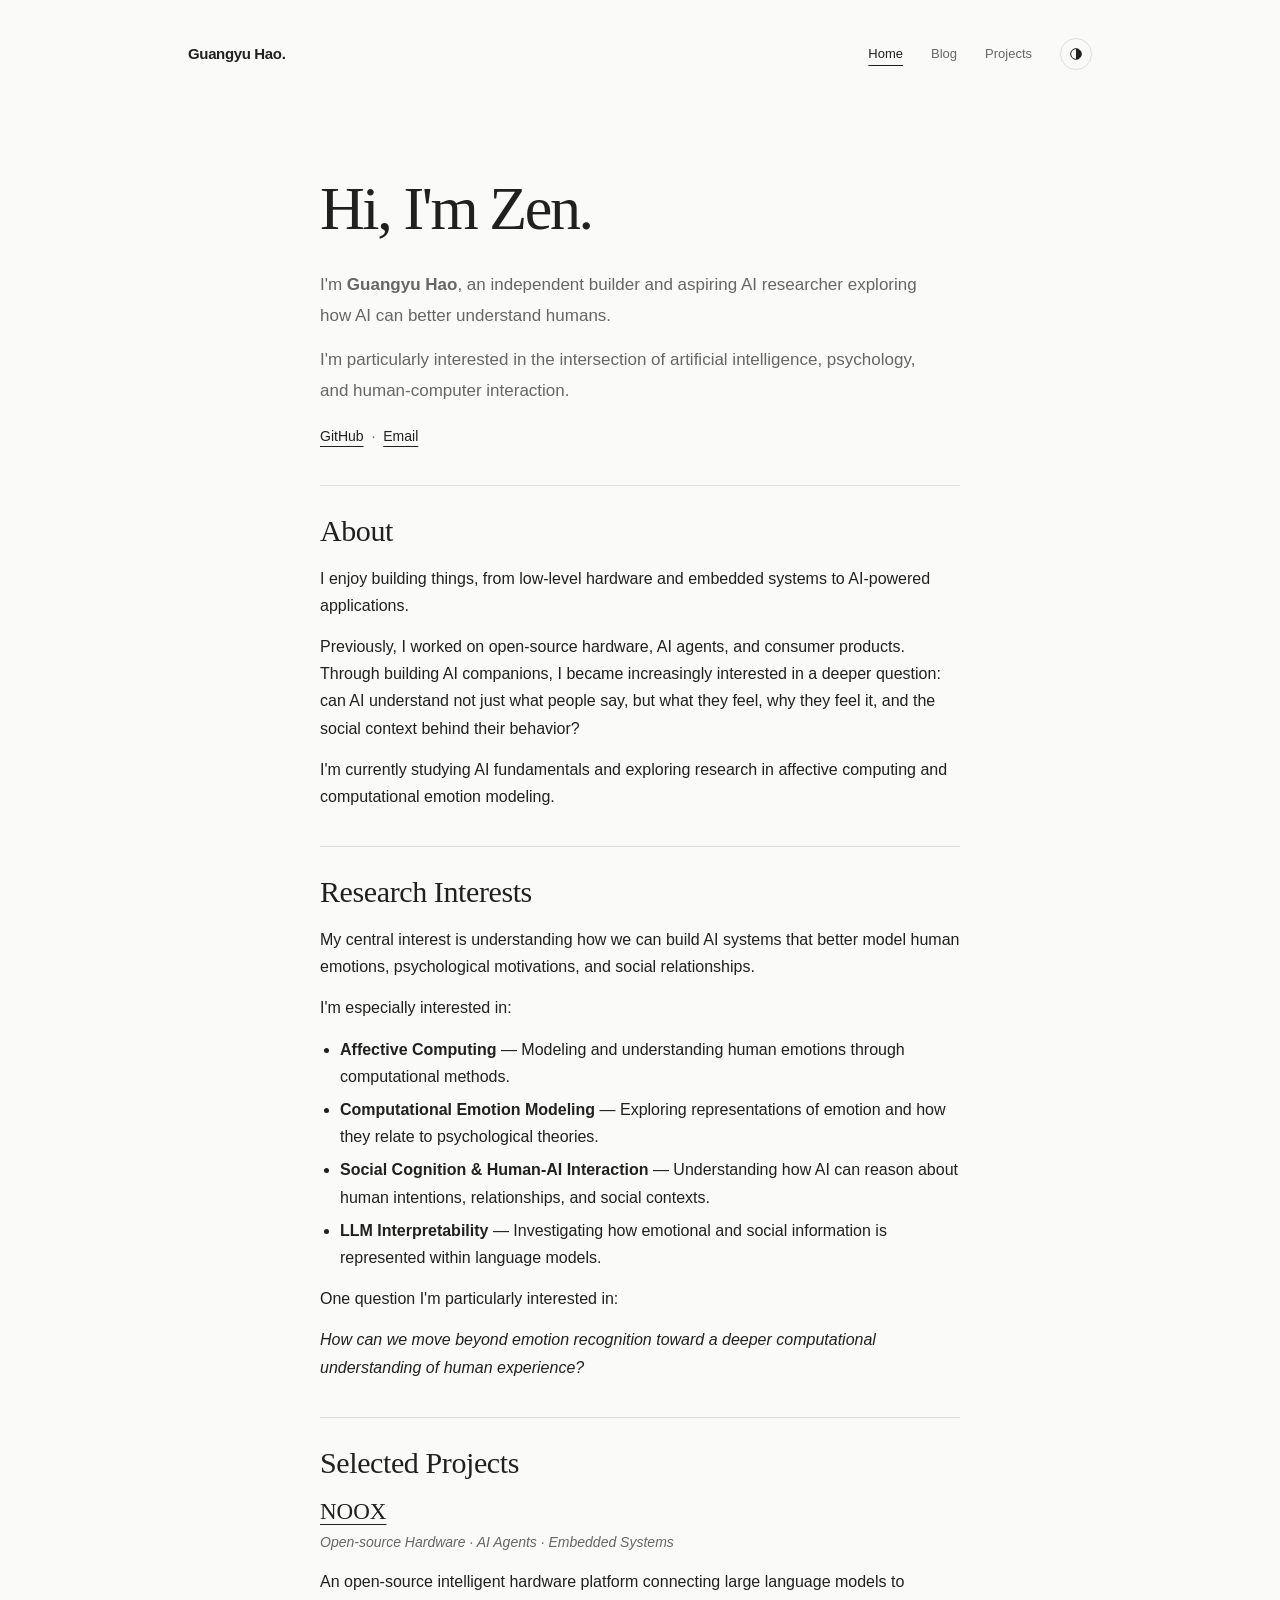
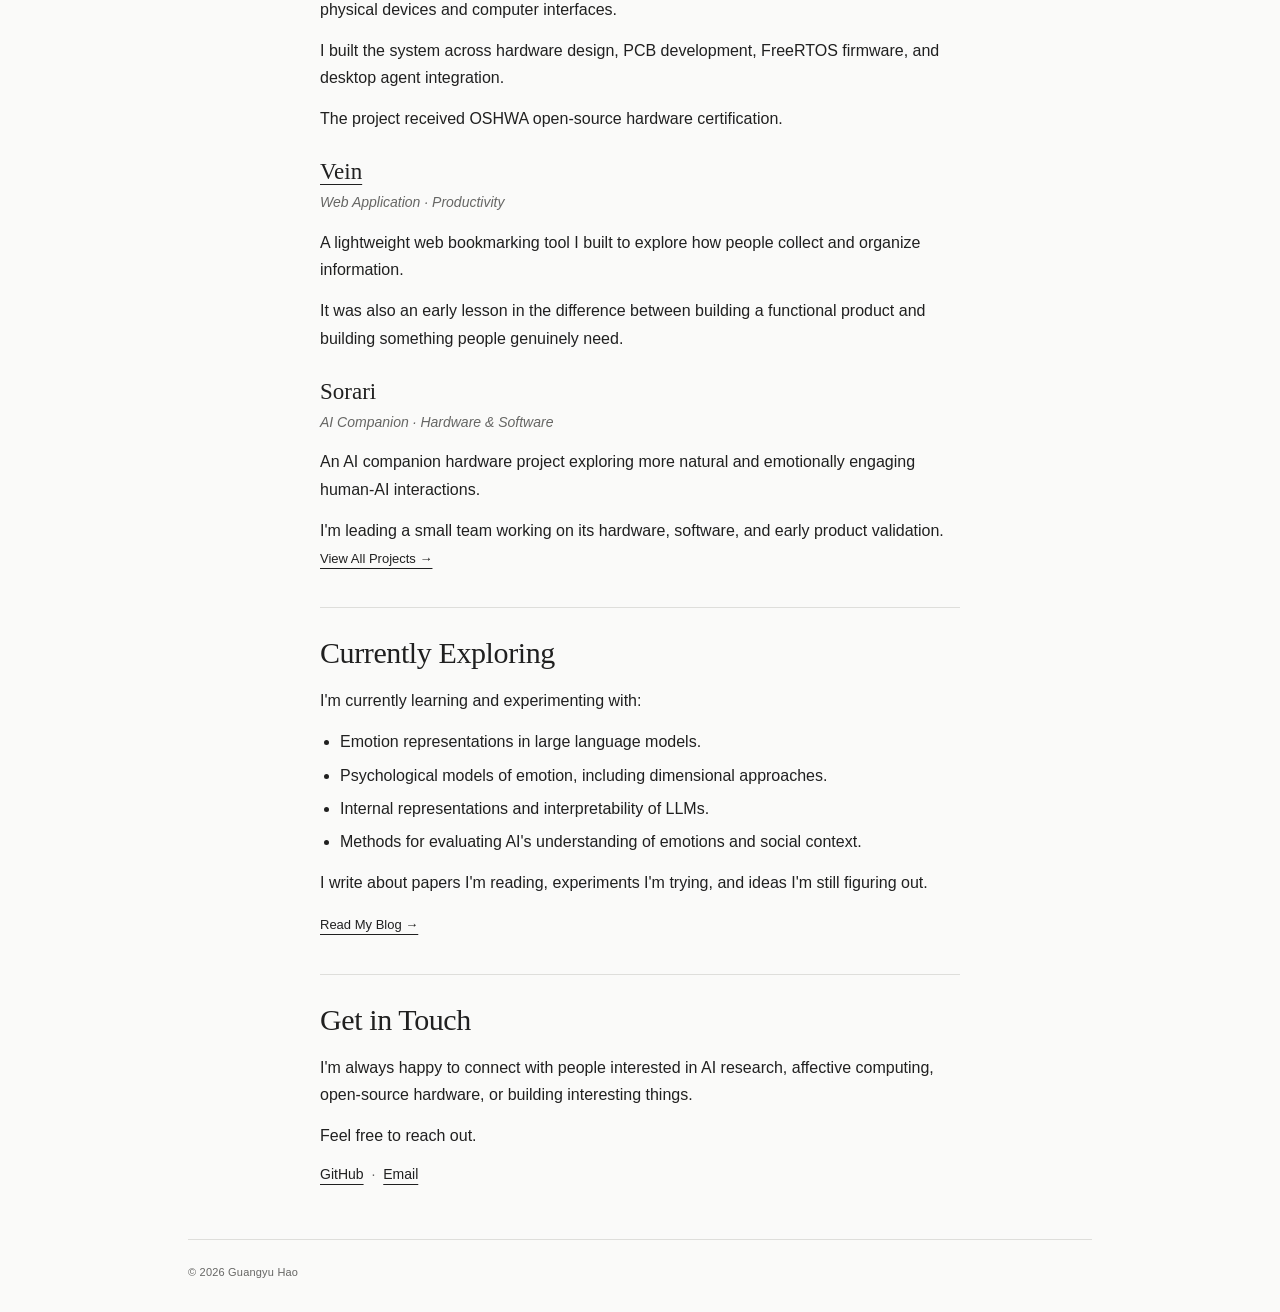
<file: index.html>
<!doctype html>
<html lang="en">
<head>
  <meta charset="utf-8">
  <meta name="viewport" content="width=device-width, initial-scale=1">
  <meta name="description" content="Guangyu Hao (Zen) explores affective computing, computational emotion modeling, and how AI can better understand people.">
  <meta name="color-scheme" content="light dark">
  <title>Home — Guangyu Hao</title>
  <link rel="icon" href="./assets/favicon.svg" type="image/svg+xml">
  <script src="./assets/theme.js"></script>
  <link rel="stylesheet" href="./assets/style.css">
</head>
<body class="home-page">
  <a class="skip" href="#main">Skip to content</a>
  <div class="shell">
    <header class="topbar">
      <a class="brand" href="./index.html">Guangyu Hao<span aria-hidden="true">.</span></a>
      <nav class="nav" aria-label="Main navigation">
        <a href="./index.html" aria-current="page">Home</a>
        <a href="./blog.html">Blog</a>
        <a href="./projects.html">Projects</a>
        <button class="theme-toggle" type="button" aria-label="Switch theme" aria-pressed="false">
          <svg viewBox="0 0 24 24" fill="none" aria-hidden="true">
            <circle cx="12" cy="12" r="8" stroke="currentColor" stroke-width="1.5"/>
            <path d="M12 4a8 8 0 0 1 0 16Z" fill="currentColor"/>
          </svg>
        </button>
      </nav>
    </header>

    <main id="main">
      <section class="hero home-hero" aria-labelledby="home-title">
        <h1 id="home-title">Hi, I'm Zen.</h1>
        <p class="lead">I'm <strong>Guangyu Hao</strong>, an independent builder and aspiring AI researcher exploring how AI can better understand humans.</p>
        <p class="lead">I'm particularly interested in the intersection of artificial intelligence, psychology, and human-computer interaction.</p>
        <p class="contact-links"><a href="https://github.com/hurricane-0">GitHub</a> <span aria-hidden="true">·</span> <a href="mailto:hurricane_5@outlook.com">Email</a></p>
      </section>

      <section class="home-section" aria-labelledby="about">
        <h2 id="about">About</h2>
        <p>I enjoy building things, from low-level hardware and embedded systems to AI-powered applications.</p>
        <p>Previously, I worked on open-source hardware, AI agents, and consumer products. Through building AI companions, I became increasingly interested in a deeper question: can AI understand not just what people say, but what they feel, why they feel it, and the social context behind their behavior?</p>
        <p>I'm currently studying AI fundamentals and exploring research in affective computing and computational emotion modeling.</p>
      </section>

      <section class="home-section" aria-labelledby="research-interests">
        <h2 id="research-interests">Research Interests</h2>
        <p>My central interest is understanding how we can build AI systems that better model human emotions, psychological motivations, and social relationships.</p>
        <p>I'm especially interested in:</p>
        <ul>
          <li><strong>Affective Computing</strong> — Modeling and understanding human emotions through computational methods.</li>
          <li><strong>Computational Emotion Modeling</strong> — Exploring representations of emotion and how they relate to psychological theories.</li>
          <li><strong>Social Cognition &amp; Human-AI Interaction</strong> — Understanding how AI can reason about human intentions, relationships, and social contexts.</li>
          <li><strong>LLM Interpretability</strong> — Investigating how emotional and social information is represented within language models.</li>
        </ul>
        <p>One question I'm particularly interested in:</p>
        <p><em>How can we move beyond emotion recognition toward a deeper computational understanding of human experience?</em></p>
      </section>

      <section class="home-section" aria-labelledby="selected-projects">
        <h2 id="selected-projects">Selected Projects</h2>

        <article class="project-summary">
          <h3><a href="https://github.com/hurricane-0/NOOX">NOOX</a></h3>
          <p class="project-category"><em>Open-source Hardware · AI Agents · Embedded Systems</em></p>
          <p>An open-source intelligent hardware platform connecting large language models to physical devices and computer interfaces.</p>
          <p>I built the system across hardware design, PCB development, FreeRTOS firmware, and desktop agent integration.</p>
          <p>The project received OSHWA open-source hardware certification.</p>
        </article>

        <article class="project-summary">
          <h3><a href="https://vein.cool/">Vein</a></h3>
          <p class="project-category"><em>Web Application · Productivity</em></p>
          <p>A lightweight web bookmarking tool I built to explore how people collect and organize information.</p>
          <p>It was also an early lesson in the difference between building a functional product and building something people genuinely need.</p>
        </article>

        <article class="project-summary">
          <h3>Sorari</h3>
          <p class="project-category"><em>AI Companion · Hardware &amp; Software</em></p>
          <p>An AI companion hardware project exploring more natural and emotionally engaging human-AI interactions.</p>
          <p>I'm leading a small team working on its hardware, software, and early product validation.</p>
        </article>

        <a class="text-link" href="./projects.html">View All Projects →</a>
      </section>

      <section class="home-section" aria-labelledby="currently-exploring">
        <h2 id="currently-exploring">Currently Exploring</h2>
        <p>I'm currently learning and experimenting with:</p>
        <ul>
          <li>Emotion representations in large language models.</li>
          <li>Psychological models of emotion, including dimensional approaches.</li>
          <li>Internal representations and interpretability of LLMs.</li>
          <li>Methods for evaluating AI's understanding of emotions and social context.</li>
        </ul>
        <p>I write about papers I'm reading, experiments I'm trying, and ideas I'm still figuring out.</p>
        <a class="text-link" href="./blog.html">Read My Blog →</a>
      </section>

      <section class="home-section" aria-labelledby="contact">
        <h2 id="contact">Get in Touch</h2>
        <p>I'm always happy to connect with people interested in AI research, affective computing, open-source hardware, or building interesting things.</p>
        <p>Feel free to reach out.</p>
        <p class="contact-links"><a href="https://github.com/hurricane-0">GitHub</a> <span aria-hidden="true">·</span> <a href="mailto:hurricane_5@outlook.com">Email</a></p>
      </section>
    </main>

    <footer class="footer">
      <span>© 2026 Guangyu Hao</span>
    </footer>
  </div>
</body>
</html>
</file>
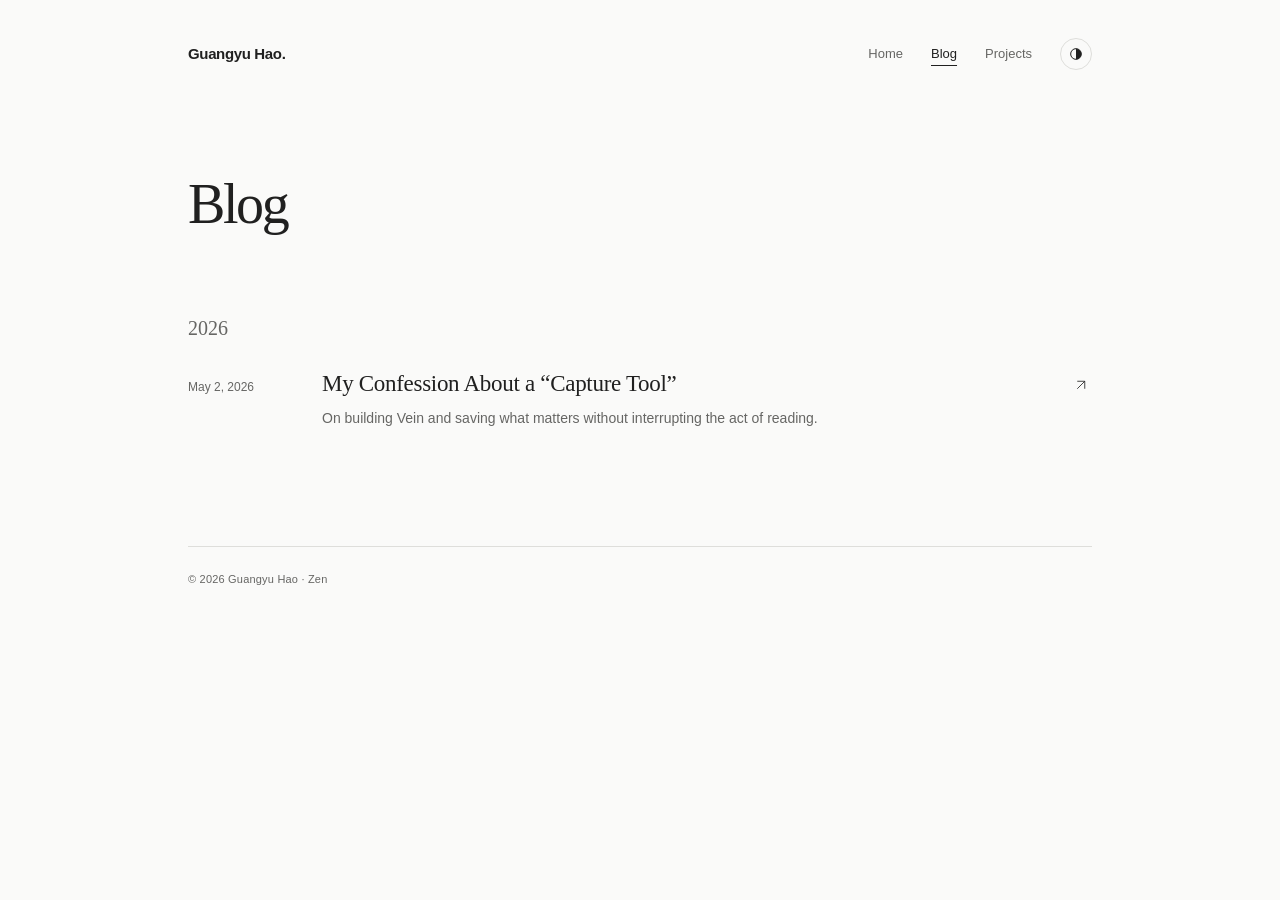
<file: blog.html>
<!doctype html>
<html lang="en">
<head>
  <meta charset="utf-8">
  <meta name="viewport" content="width=device-width, initial-scale=1">
  <meta name="description" content="Essays on building products, reading, and exploring AI.">
  <meta name="color-scheme" content="light dark">
  <title>Blog — Guangyu Hao</title>
  <link rel="icon" href="./assets/favicon.svg" type="image/svg+xml">
  <script src="./assets/theme.js"></script>
  <link rel="stylesheet" href="./assets/style.css">
</head>
<body>
  <a class="skip" href="#main">Skip to content</a>
  <div class="shell">
    <header class="topbar">
      <a class="brand" href="./index.html">Guangyu Hao<span aria-hidden="true">.</span></a>
      <nav class="nav" aria-label="Main navigation">
        <a href="./index.html">Home</a>
        <a href="./blog.html" aria-current="page">Blog</a>
        <a href="./projects.html">Projects</a>
        <button class="theme-toggle" type="button" aria-label="Switch theme" aria-pressed="false">
          <svg viewBox="0 0 24 24" fill="none" aria-hidden="true">
            <circle cx="12" cy="12" r="8" stroke="currentColor" stroke-width="1.5"/>
            <path d="M12 4a8 8 0 0 1 0 16Z" fill="currentColor"/>
          </svg>
        </button>
      </nav>
    </header>

    <main id="main">
      <section class="hero page-hero" aria-labelledby="blog-title">
        <h1 id="blog-title">Blog</h1>
      </section>
      <section class="archive" aria-labelledby="archive-year">
        <h2 id="archive-year" class="archive-year">2026</h2>
        <a class="note-row" href="./blog/my-confession-about-a-capture-tool.html">
          <time datetime="2026-05-02">May 2, 2026</time>
          <div>
            <h3>My Confession About a “Capture Tool”</h3>
            <p>On building Vein and saving what matters without interrupting the act of reading.</p>
          </div>
          <span class="arrow" aria-hidden="true"><svg class="link-arrow" viewBox="0 0 16 16" fill="none" aria-hidden="true"><path d="M3 13 13 3M3 3h10v10" stroke="currentColor" stroke-width="1.1"/></svg></span>
        </a>
      </section>
    </main>
    <footer class="footer">
      <span>© 2026 Guangyu Hao · Zen</span>
    </footer>
  </div>
</body>
</html>
</file>
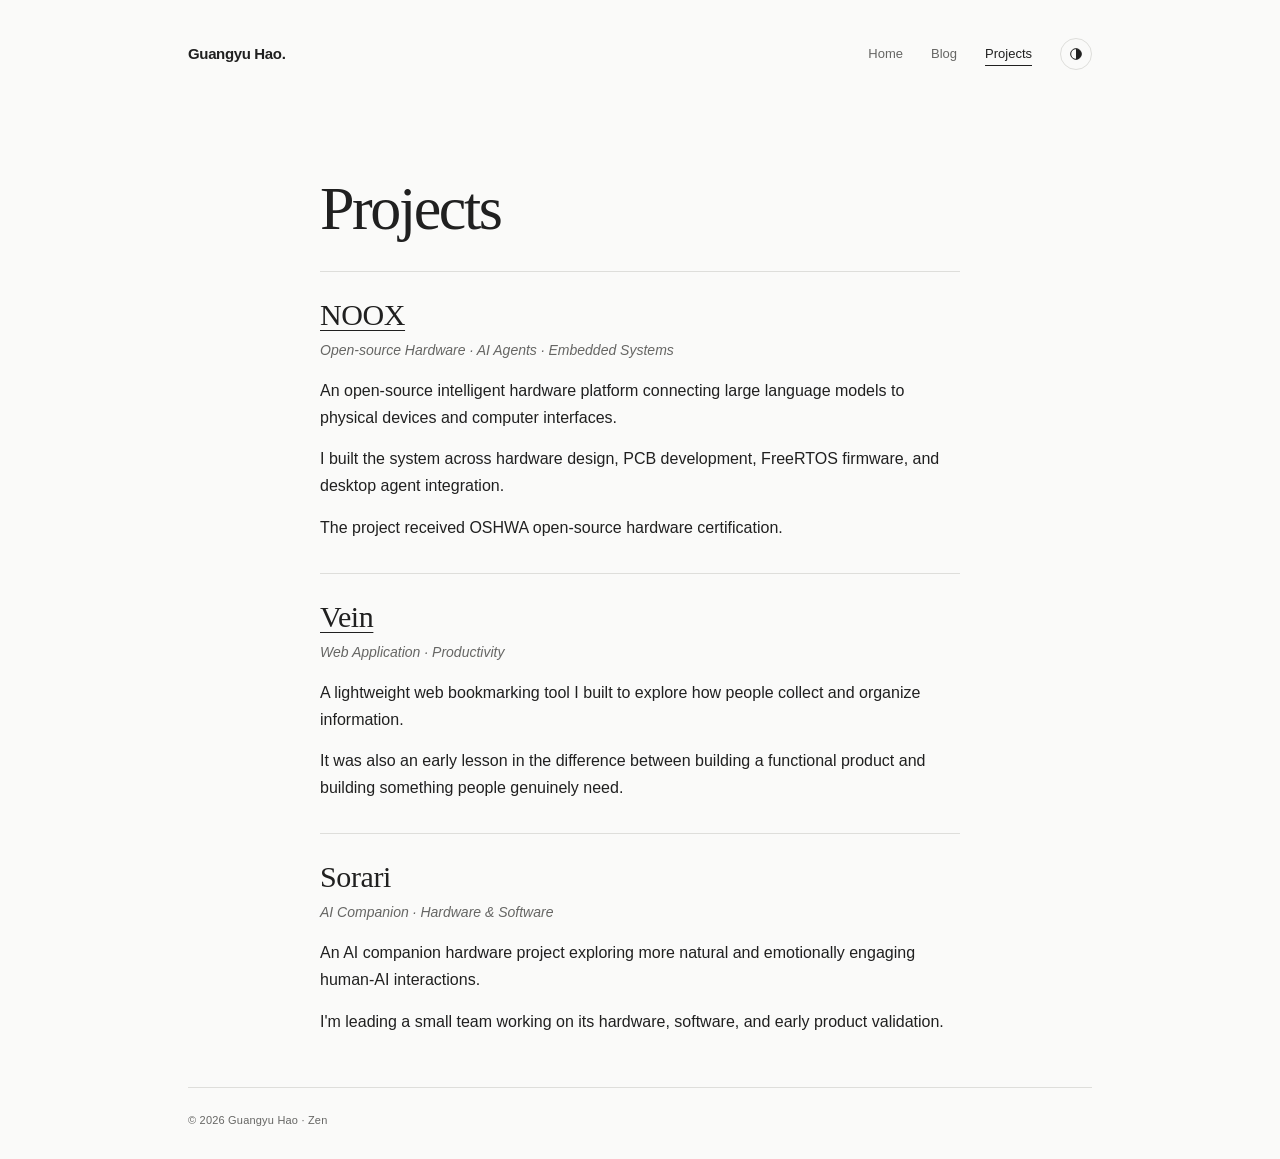
<file: projects.html>
<!doctype html>
<html lang="en">
<head>
  <meta charset="utf-8">
  <meta name="viewport" content="width=device-width, initial-scale=1">
  <meta name="description" content="Projects by Guangyu Hao, including NOOX, Vein, and Sorari.">
  <meta name="color-scheme" content="light dark">
  <title>Projects — Guangyu Hao</title>
  <link rel="icon" href="./assets/favicon.svg" type="image/svg+xml">
  <script src="./assets/theme.js"></script>
  <link rel="stylesheet" href="./assets/style.css">
</head>
<body class="projects-page">
  <a class="skip" href="#main">Skip to content</a>
  <div class="shell">
    <header class="topbar">
      <a class="brand" href="./index.html">Guangyu Hao<span aria-hidden="true">.</span></a>
      <nav class="nav" aria-label="Main navigation">
        <a href="./index.html">Home</a>
        <a href="./blog.html">Blog</a>
        <a href="./projects.html" aria-current="page">Projects</a>
        <button class="theme-toggle" type="button" aria-label="Switch theme" aria-pressed="false">
          <svg viewBox="0 0 24 24" fill="none" aria-hidden="true">
            <circle cx="12" cy="12" r="8" stroke="currentColor" stroke-width="1.5"/>
            <path d="M12 4a8 8 0 0 1 0 16Z" fill="currentColor"/>
          </svg>
        </button>
      </nav>
    </header>

    <main id="main">
      <div class="hero projects-hero">
        <h1>Projects</h1>
      </div>

      <article class="project-summary" id="noox">
        <h2><a href="https://github.com/hurricane-0/NOOX">NOOX</a></h2>
        <p class="project-category"><em>Open-source Hardware · AI Agents · Embedded Systems</em></p>
        <p>An open-source intelligent hardware platform connecting large language models to physical devices and computer interfaces.</p>
        <p>I built the system across hardware design, PCB development, FreeRTOS firmware, and desktop agent integration.</p>
        <p>The project received OSHWA open-source hardware certification.</p>
      </article>

      <article class="project-summary" id="vein">
        <h2><a href="https://vein.cool/">Vein</a></h2>
        <p class="project-category"><em>Web Application · Productivity</em></p>
        <p>A lightweight web bookmarking tool I built to explore how people collect and organize information.</p>
        <p>It was also an early lesson in the difference between building a functional product and building something people genuinely need.</p>
      </article>

      <article class="project-summary" id="sorari">
        <h2>Sorari</h2>
        <p class="project-category"><em>AI Companion · Hardware &amp; Software</em></p>
        <p>An AI companion hardware project exploring more natural and emotionally engaging human-AI interactions.</p>
        <p>I'm leading a small team working on its hardware, software, and early product validation.</p>
      </article>
    </main>

    <footer class="footer">
      <span>© 2026 Guangyu Hao · Zen</span>
    </footer>
  </div>
</body>
</html>
</file>
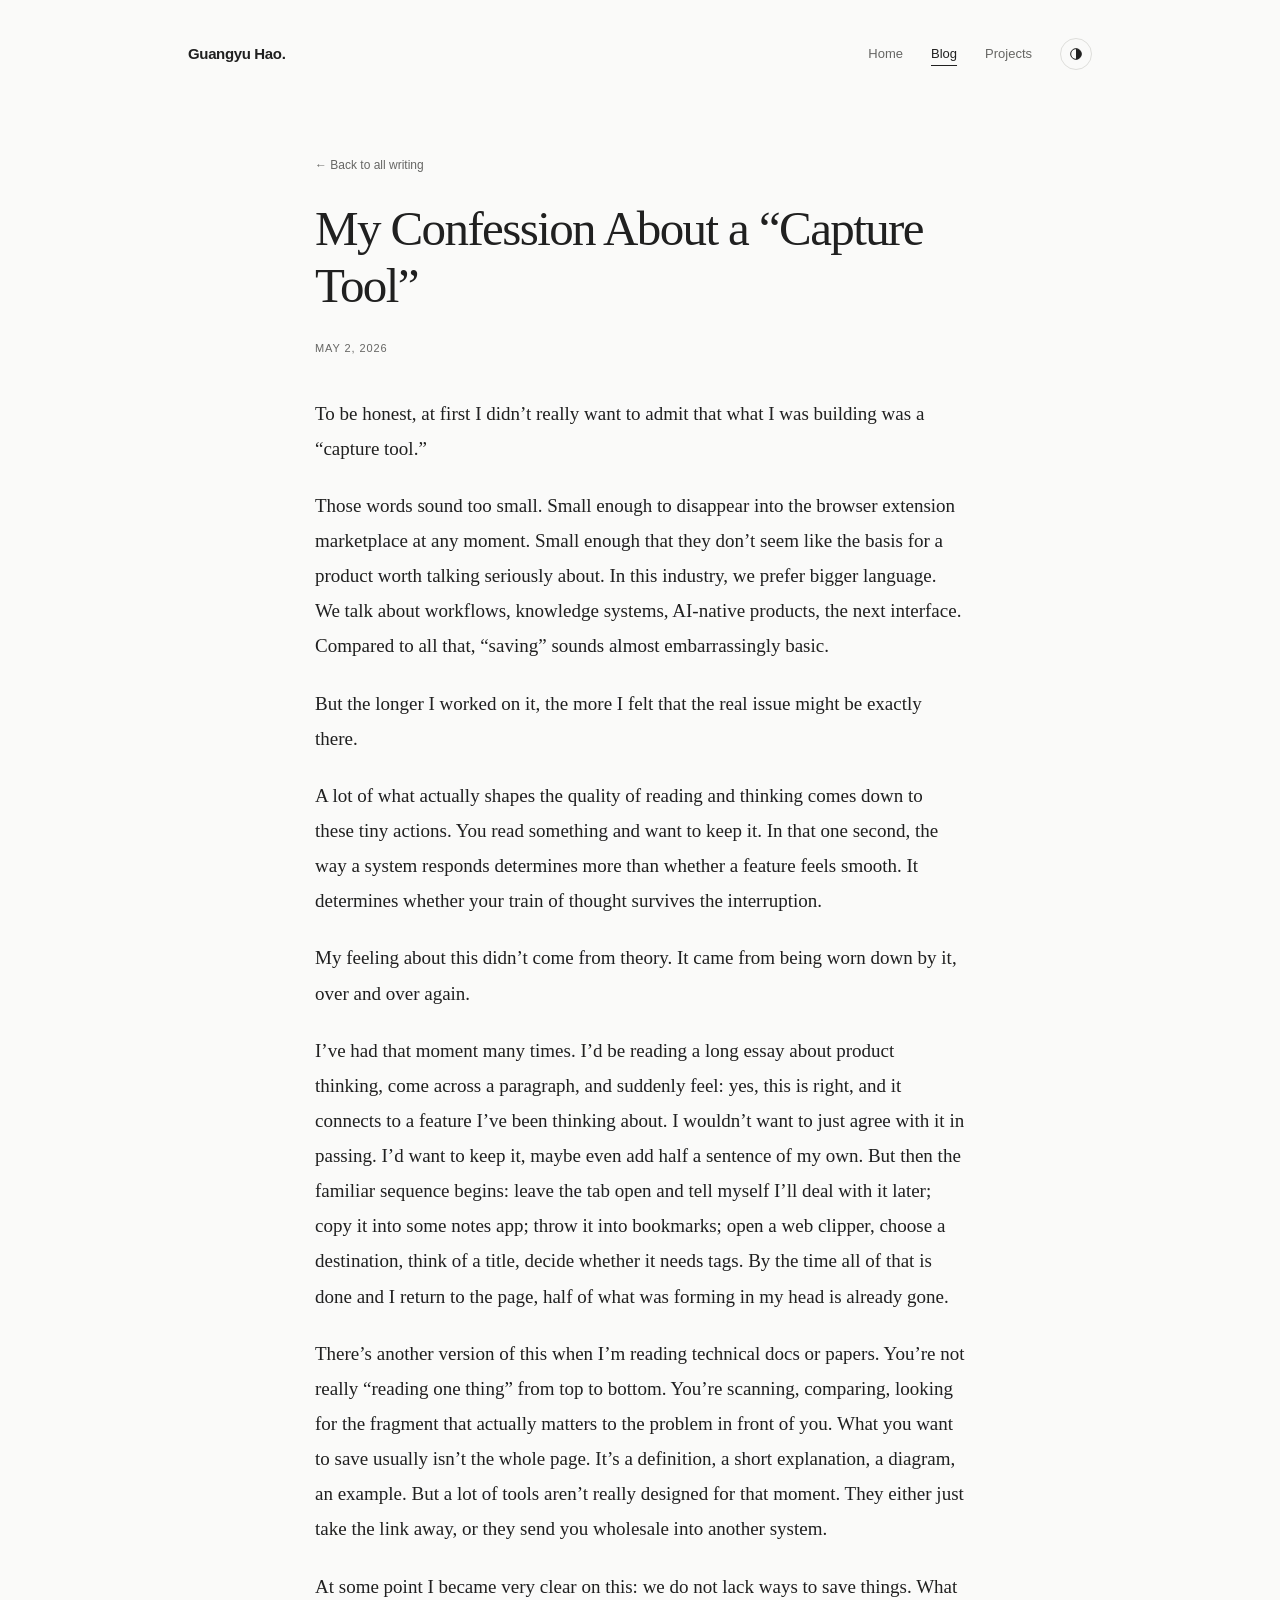
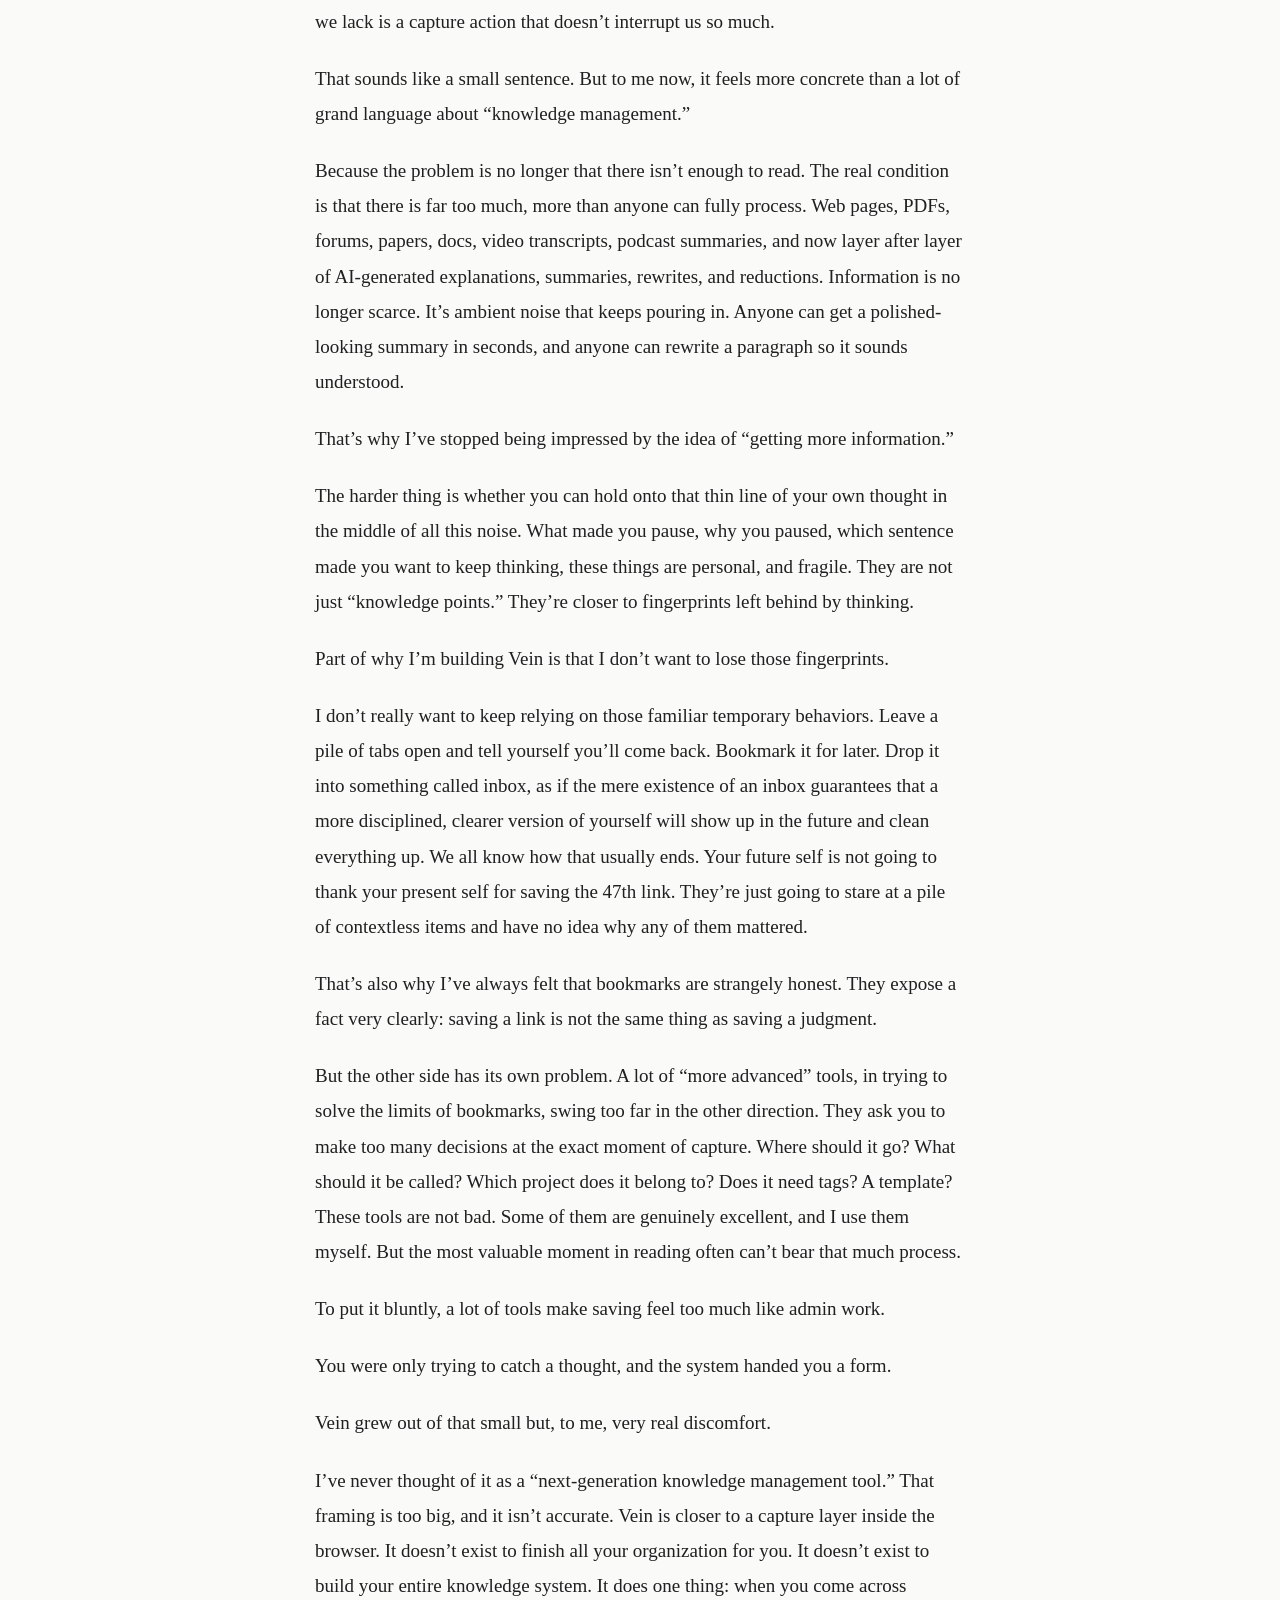
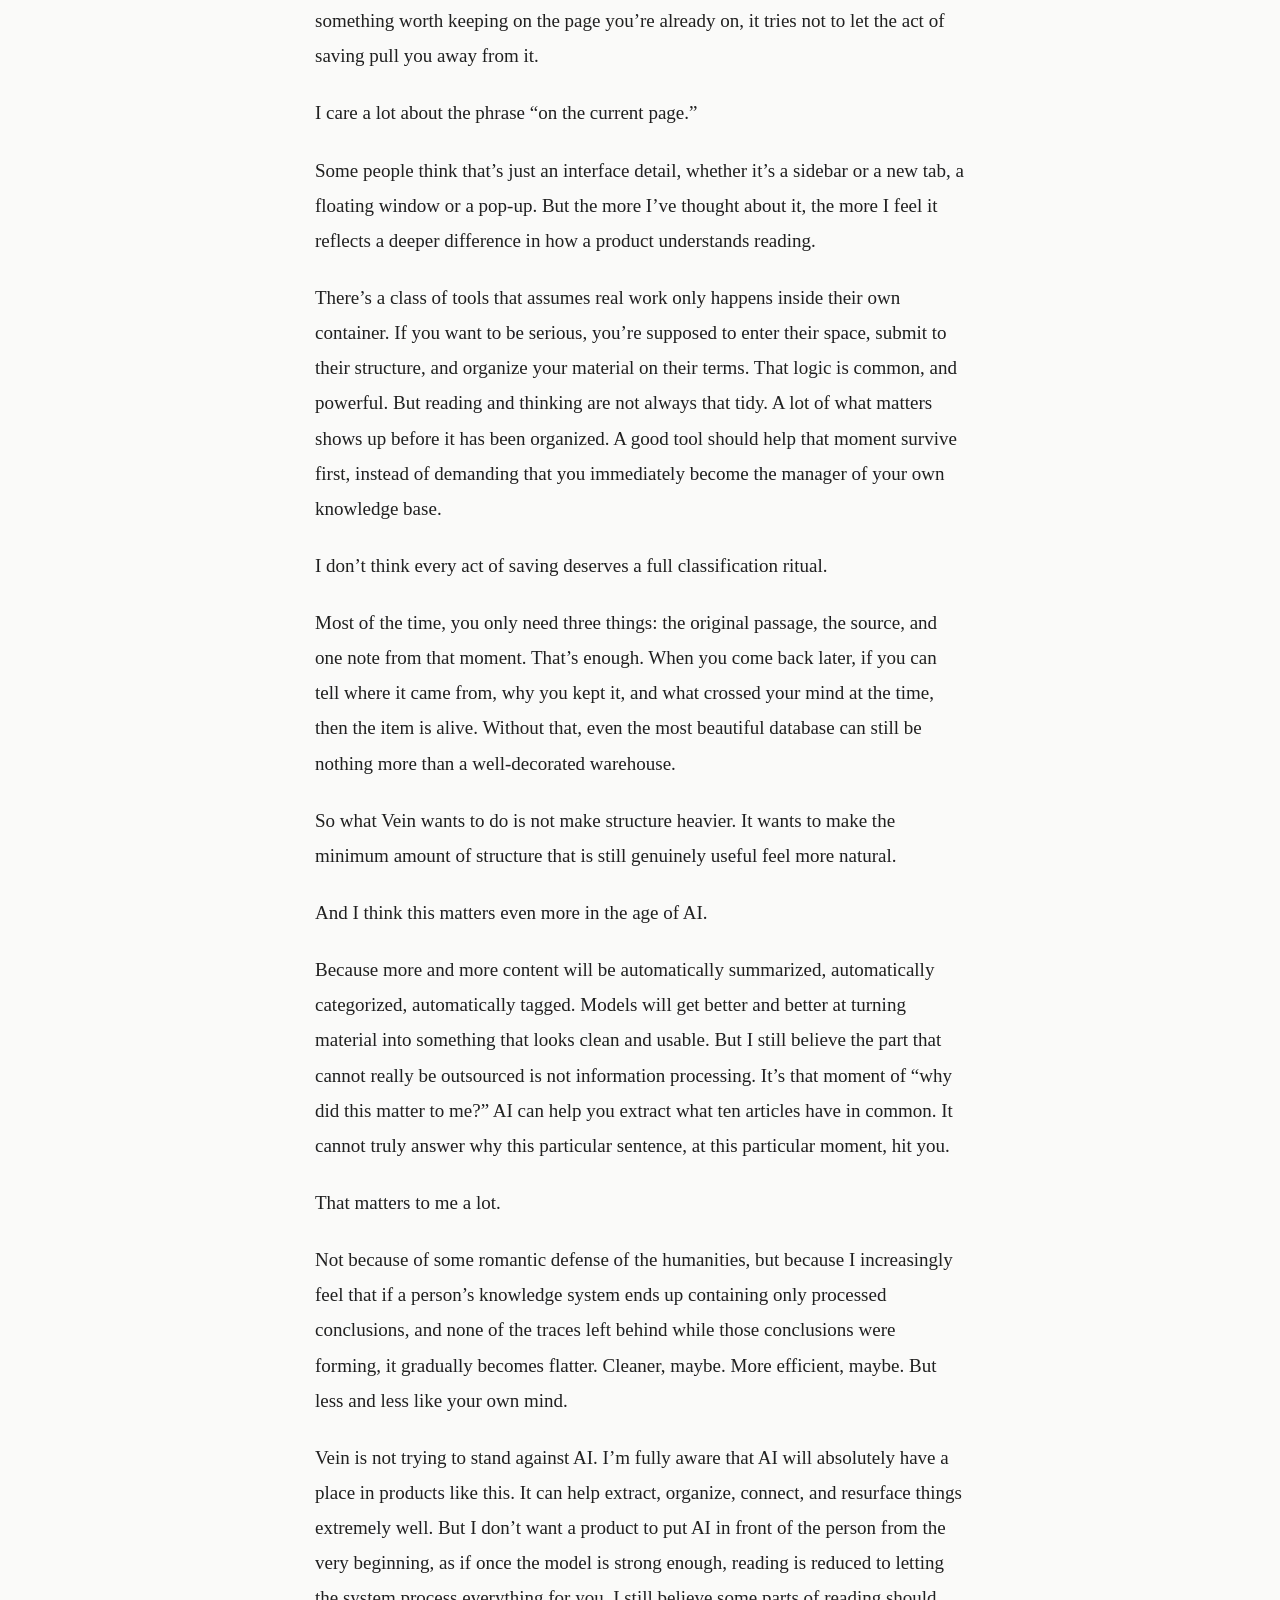
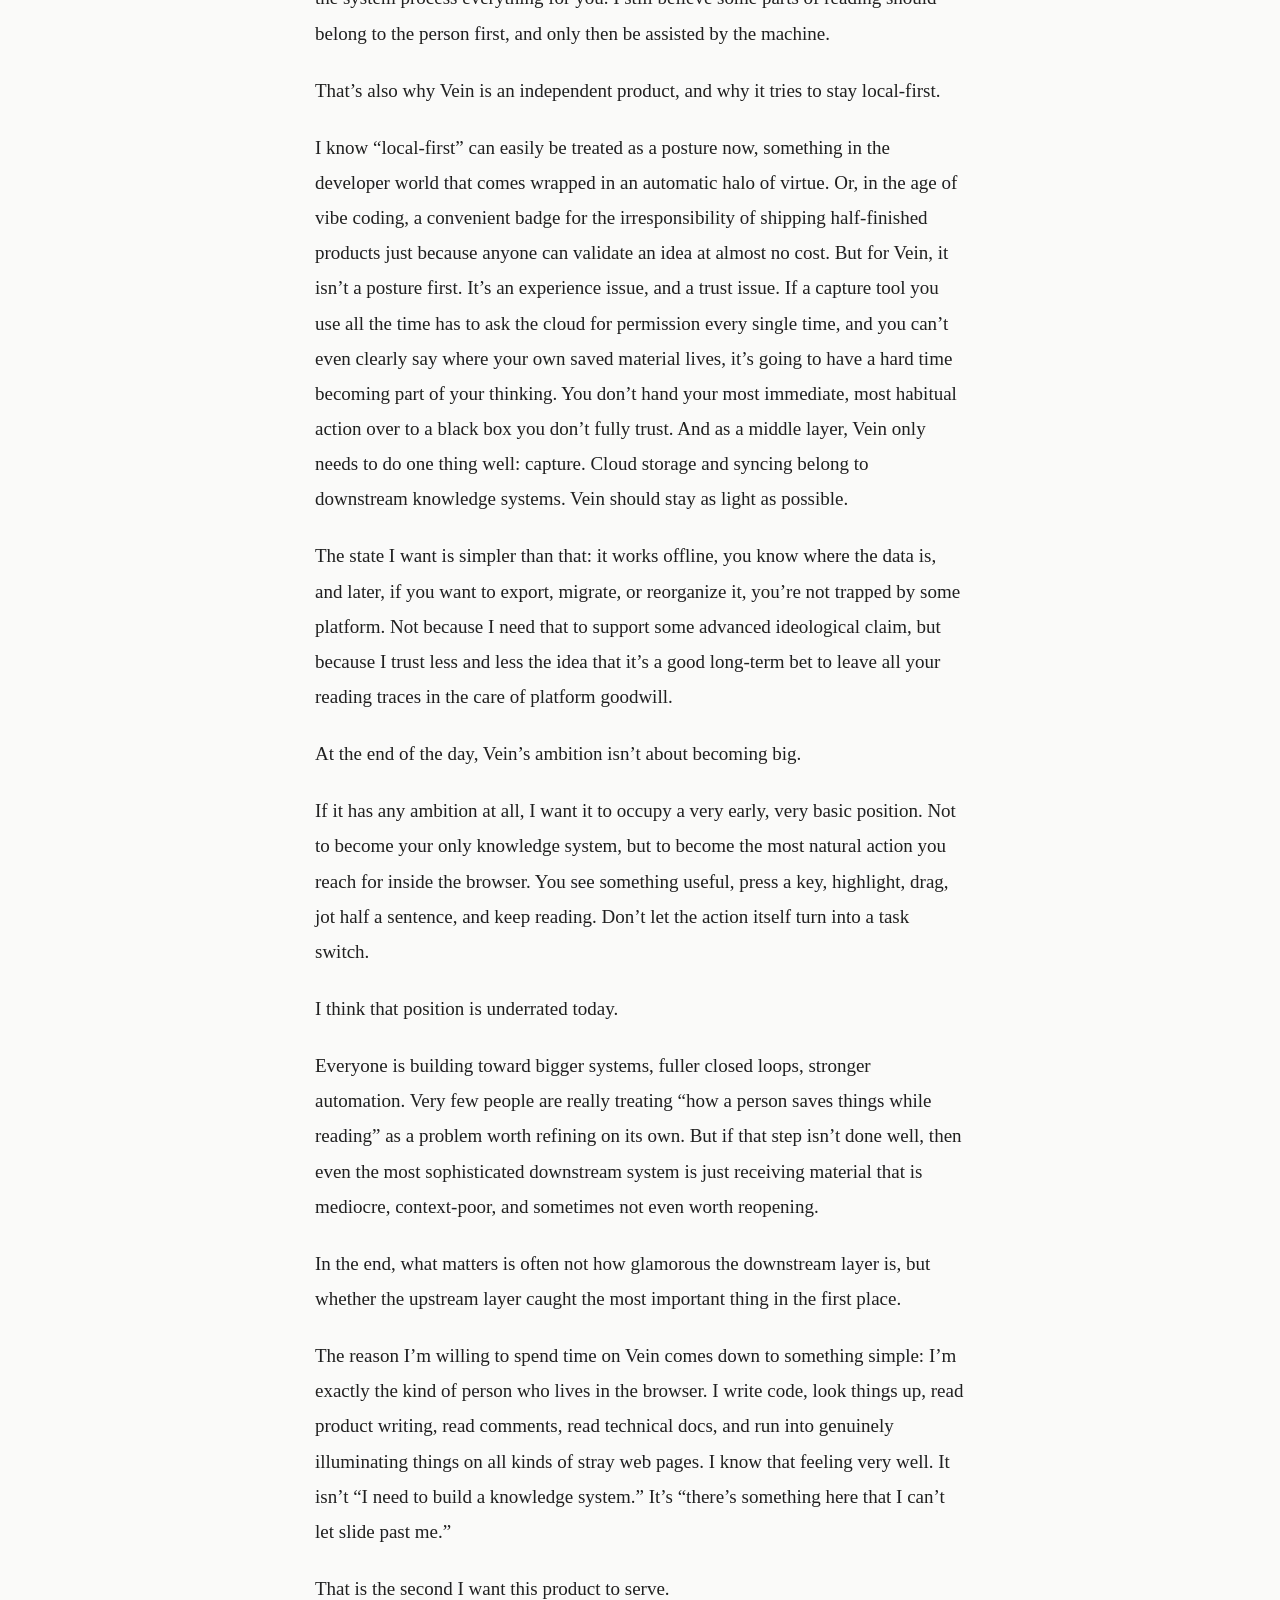
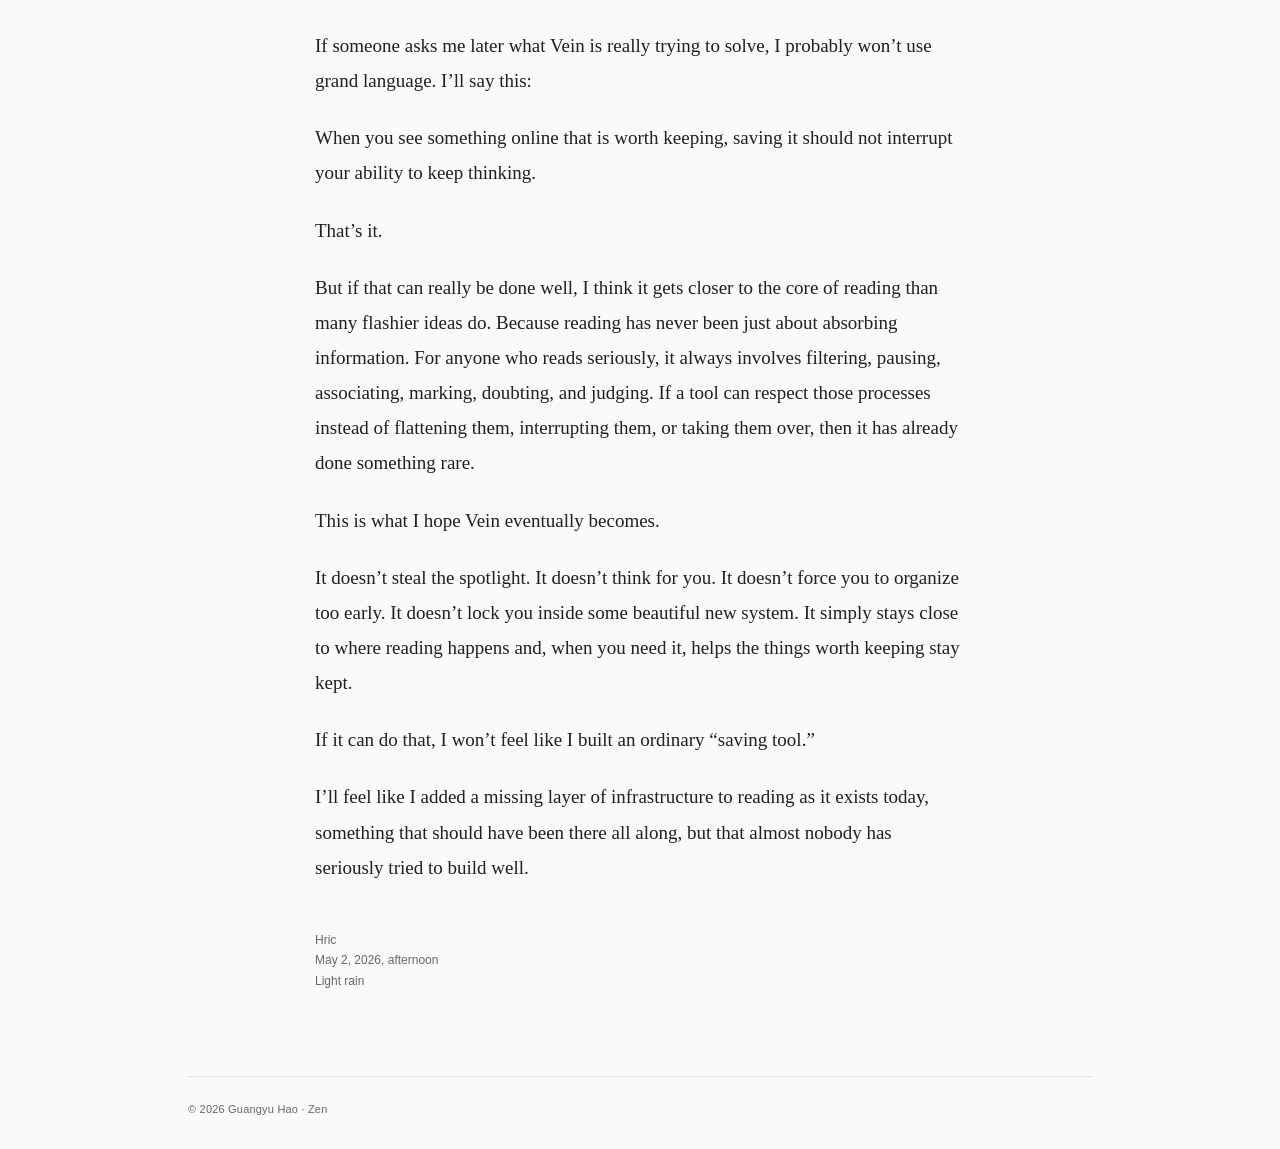
<file: blog/my-confession-about-a-capture-tool.html>
<!doctype html>
<html lang="en">
<head>
  <meta charset="utf-8">
  <meta name="viewport" content="width=device-width, initial-scale=1">
  <meta name="description" content="On building Vein and saving what matters without interrupting the act of reading.">
  <meta name="color-scheme" content="light dark">
  <title>My Confession About a “Capture Tool” — Guangyu Hao</title>
  <link rel="icon" href="../assets/favicon.svg" type="image/svg+xml">
  <script src="../assets/theme.js"></script>
  <link rel="stylesheet" href="../assets/style.css">
</head>
<body>
  <a class="skip" href="#main">Skip to content</a>
  <div class="shell">
    <header class="topbar">
      <a class="brand" href="../index.html">Guangyu Hao<span aria-hidden="true">.</span></a>
      <nav class="nav" aria-label="Main navigation">
        <a href="../index.html">Home</a>
        <a href="../blog.html" aria-current="page">Blog</a>
        <a href="../projects.html">Projects</a>
        <button class="theme-toggle" type="button" aria-label="Switch theme" aria-pressed="false">
          <svg viewBox="0 0 24 24" fill="none" aria-hidden="true">
            <circle cx="12" cy="12" r="8" stroke="currentColor" stroke-width="1.5"/>
            <path d="M12 4a8 8 0 0 1 0 16Z" fill="currentColor"/>
          </svg>
        </button>
      </nav>
    </header>

    <main id="main">
      <article class="article" aria-labelledby="post-title">
        <a class="back" href="../blog.html">← Back to all writing</a>
        <h1 id="post-title">My Confession About a “Capture Tool”</h1>
        <p class="meta"><time datetime="2026-05-02">May 2, 2026</time></p>
        <div class="prose">
          <p>To be honest, at first I didn’t really want to admit that what I was building was a “capture tool.”</p>
          <p>Those words sound too small. Small enough to disappear into the browser extension marketplace at any moment. Small enough that they don’t seem like the basis for a product worth talking seriously about. In this industry, we prefer bigger language. We talk about workflows, knowledge systems, AI-native products, the next interface. Compared to all that, “saving” sounds almost embarrassingly basic.</p>
          <p>But the longer I worked on it, the more I felt that the real issue might be exactly there.</p>
          <p>A lot of what actually shapes the quality of reading and thinking comes down to these tiny actions. You read something and want to keep it. In that one second, the way a system responds determines more than whether a feature feels smooth. It determines whether your train of thought survives the interruption.</p>
          <p>My feeling about this didn’t come from theory. It came from being worn down by it, over and over again.</p>
          <p>I’ve had that moment many times. I’d be reading a long essay about product thinking, come across a paragraph, and suddenly feel: yes, this is right, and it connects to a feature I’ve been thinking about. I wouldn’t want to just agree with it in passing. I’d want to keep it, maybe even add half a sentence of my own. But then the familiar sequence begins: leave the tab open and tell myself I’ll deal with it later; copy it into some notes app; throw it into bookmarks; open a web clipper, choose a destination, think of a title, decide whether it needs tags. By the time all of that is done and I return to the page, half of what was forming in my head is already gone.</p>
          <p>There’s another version of this when I’m reading technical docs or papers. You’re not really “reading one thing” from top to bottom. You’re scanning, comparing, looking for the fragment that actually matters to the problem in front of you. What you want to save usually isn’t the whole page. It’s a definition, a short explanation, a diagram, an example. But a lot of tools aren’t really designed for that moment. They either just take the link away, or they send you wholesale into another system.</p>
          <p>At some point I became very clear on this: we do not lack ways to save things. What we lack is a capture action that doesn’t interrupt us so much.</p>
          <p>That sounds like a small sentence. But to me now, it feels more concrete than a lot of grand language about “knowledge management.”</p>
          <p>Because the problem is no longer that there isn’t enough to read. The real condition is that there is far too much, more than anyone can fully process. Web pages, PDFs, forums, papers, docs, video transcripts, podcast summaries, and now layer after layer of AI-generated explanations, summaries, rewrites, and reductions. Information is no longer scarce. It’s ambient noise that keeps pouring in. Anyone can get a polished-looking summary in seconds, and anyone can rewrite a paragraph so it sounds understood.</p>
          <p>That’s why I’ve stopped being impressed by the idea of “getting more information.”</p>
          <p>The harder thing is whether you can hold onto that thin line of your own thought in the middle of all this noise. What made you pause, why you paused, which sentence made you want to keep thinking, these things are personal, and fragile. They are not just “knowledge points.” They’re closer to fingerprints left behind by thinking.</p>
          <p>Part of why I’m building Vein is that I don’t want to lose those fingerprints.</p>
          <p>I don’t really want to keep relying on those familiar temporary behaviors. Leave a pile of tabs open and tell yourself you’ll come back. Bookmark it for later. Drop it into something called inbox, as if the mere existence of an inbox guarantees that a more disciplined, clearer version of yourself will show up in the future and clean everything up. We all know how that usually ends. Your future self is not going to thank your present self for saving the 47th link. They’re just going to stare at a pile of contextless items and have no idea why any of them mattered.</p>
          <p>That’s also why I’ve always felt that bookmarks are strangely honest. They expose a fact very clearly: saving a link is not the same thing as saving a judgment.</p>
          <p>But the other side has its own problem. A lot of “more advanced” tools, in trying to solve the limits of bookmarks, swing too far in the other direction. They ask you to make too many decisions at the exact moment of capture. Where should it go? What should it be called? Which project does it belong to? Does it need tags? A template? These tools are not bad. Some of them are genuinely excellent, and I use them myself. But the most valuable moment in reading often can’t bear that much process.</p>
          <p>To put it bluntly, a lot of tools make saving feel too much like admin work.</p>
          <p>You were only trying to catch a thought, and the system handed you a form.</p>
          <p>Vein grew out of that small but, to me, very real discomfort.</p>
          <p>I’ve never thought of it as a “next-generation knowledge management tool.” That framing is too big, and it isn’t accurate. Vein is closer to a capture layer inside the browser. It doesn’t exist to finish all your organization for you. It doesn’t exist to build your entire knowledge system. It does one thing: when you come across something worth keeping on the page you’re already on, it tries not to let the act of saving pull you away from it.</p>
          <p>I care a lot about the phrase “on the current page.”</p>
          <p>Some people think that’s just an interface detail, whether it’s a sidebar or a new tab, a floating window or a pop-up. But the more I’ve thought about it, the more I feel it reflects a deeper difference in how a product understands reading.</p>
          <p>There’s a class of tools that assumes real work only happens inside their own container. If you want to be serious, you’re supposed to enter their space, submit to their structure, and organize your material on their terms. That logic is common, and powerful. But reading and thinking are not always that tidy. A lot of what matters shows up before it has been organized. A good tool should help that moment survive first, instead of demanding that you immediately become the manager of your own knowledge base.</p>
          <p>I don’t think every act of saving deserves a full classification ritual.</p>
          <p>Most of the time, you only need three things: the original passage, the source, and one note from that moment. That’s enough. When you come back later, if you can tell where it came from, why you kept it, and what crossed your mind at the time, then the item is alive. Without that, even the most beautiful database can still be nothing more than a well-decorated warehouse.</p>
          <p>So what Vein wants to do is not make structure heavier. It wants to make the minimum amount of structure that is still genuinely useful feel more natural.</p>
          <p>And I think this matters even more in the age of AI.</p>
          <p>Because more and more content will be automatically summarized, automatically categorized, automatically tagged. Models will get better and better at turning material into something that looks clean and usable. But I still believe the part that cannot really be outsourced is not information processing. It’s that moment of “why did this matter to me?” AI can help you extract what ten articles have in common. It cannot truly answer why this particular sentence, at this particular moment, hit you.</p>
          <p>That matters to me a lot.</p>
          <p>Not because of some romantic defense of the humanities, but because I increasingly feel that if a person’s knowledge system ends up containing only processed conclusions, and none of the traces left behind while those conclusions were forming, it gradually becomes flatter. Cleaner, maybe. More efficient, maybe. But less and less like your own mind.</p>
          <p>Vein is not trying to stand against AI. I’m fully aware that AI will absolutely have a place in products like this. It can help extract, organize, connect, and resurface things extremely well. But I don’t want a product to put AI in front of the person from the very beginning, as if once the model is strong enough, reading is reduced to letting the system process everything for you. I still believe some parts of reading should belong to the person first, and only then be assisted by the machine.</p>
          <p>That’s also why Vein is an independent product, and why it tries to stay local-first.</p>
          <p>I know “local-first” can easily be treated as a posture now, something in the developer world that comes wrapped in an automatic halo of virtue. Or, in the age of vibe coding, a convenient badge for the irresponsibility of shipping half-finished products just because anyone can validate an idea at almost no cost. But for Vein, it isn’t a posture first. It’s an experience issue, and a trust issue. If a capture tool you use all the time has to ask the cloud for permission every single time, and you can’t even clearly say where your own saved material lives, it’s going to have a hard time becoming part of your thinking. You don’t hand your most immediate, most habitual action over to a black box you don’t fully trust. And as a middle layer, Vein only needs to do one thing well: capture. Cloud storage and syncing belong to downstream knowledge systems. Vein should stay as light as possible.</p>
          <p>The state I want is simpler than that: it works offline, you know where the data is, and later, if you want to export, migrate, or reorganize it, you’re not trapped by some platform. Not because I need that to support some advanced ideological claim, but because I trust less and less the idea that it’s a good long-term bet to leave all your reading traces in the care of platform goodwill.</p>
          <p>At the end of the day, Vein’s ambition isn’t about becoming big.</p>
          <p>If it has any ambition at all, I want it to occupy a very early, very basic position. Not to become your only knowledge system, but to become the most natural action you reach for inside the browser. You see something useful, press a key, highlight, drag, jot half a sentence, and keep reading. Don’t let the action itself turn into a task switch.</p>
          <p>I think that position is underrated today.</p>
          <p>Everyone is building toward bigger systems, fuller closed loops, stronger automation. Very few people are really treating “how a person saves things while reading” as a problem worth refining on its own. But if that step isn’t done well, then even the most sophisticated downstream system is just receiving material that is mediocre, context-poor, and sometimes not even worth reopening.</p>
          <p>In the end, what matters is often not how glamorous the downstream layer is, but whether the upstream layer caught the most important thing in the first place.</p>
          <p>The reason I’m willing to spend time on Vein comes down to something simple: I’m exactly the kind of person who lives in the browser. I write code, look things up, read product writing, read comments, read technical docs, and run into genuinely illuminating things on all kinds of stray web pages. I know that feeling very well. It isn’t “I need to build a knowledge system.” It’s “there’s something here that I can’t let slide past me.”</p>
          <p>That is the second I want this product to serve.</p>
          <p>If someone asks me later what Vein is really trying to solve, I probably won’t use grand language. I’ll say this:</p>
          <p>When you see something online that is worth keeping, saving it should not interrupt your ability to keep thinking.</p>
          <p>That’s it.</p>
          <p>But if that can really be done well, I think it gets closer to the core of reading than many flashier ideas do. Because reading has never been just about absorbing information. For anyone who reads seriously, it always involves filtering, pausing, associating, marking, doubting, and judging. If a tool can respect those processes instead of flattening them, interrupting them, or taking them over, then it has already done something rare.</p>
          <p>This is what I hope Vein eventually becomes.</p>
          <p>It doesn’t steal the spotlight. It doesn’t think for you. It doesn’t force you to organize too early. It doesn’t lock you inside some beautiful new system. It simply stays close to where reading happens and, when you need it, helps the things worth keeping stay kept.</p>
          <p>If it can do that, I won’t feel like I built an ordinary “saving tool.”</p>
          <p>I’ll feel like I added a missing layer of infrastructure to reading as it exists today, something that should have been there all along, but that almost nobody has seriously tried to build well.</p>
        </div>
        <p class="article-end">
          Hric<br>
          May 2, 2026, afternoon<br>
          Light rain
        </p>
      </article>
    </main>
    <footer class="footer">
      <span>© 2026 Guangyu Hao · Zen</span>
    </footer>
  </div>
</body>
</html>
</file>
<file: assets/style.css>
@charset "UTF-8";
:root{color-scheme:light;--bg:#fafaf9;--fg:#202020;--muted:#666664;--soft:#ededeb;--line:#dededb}html[data-theme="dark"]{color-scheme:dark;--bg:#151515;--fg:#ededeb;--muted:#aaa9a5;--soft:#272727;--line:#383838}*{box-sizing:border-box}html{font-size:16px;scroll-behavior:smooth}body{margin:0;background:var(--bg);color:var(--fg);font-family:Arial,Helvetica,sans-serif;-webkit-font-smoothing:antialiased;line-height:1.7}a{color:inherit;text-decoration-thickness:1px;text-underline-offset:5px}a:hover{color:var(--muted)}a:focus-visible,button:focus-visible{outline:2px solid var(--fg);outline-offset:6px}::selection{background:var(--fg);color:var(--bg)}.skip{position:absolute;left:20px;top:-100px;background:var(--bg);padding:10px;z-index:3}.skip:focus{top:8px}.shell{max-width:1000px;margin:auto;padding:0 48px}.topbar{display:flex;align-items:center;justify-content:space-between;gap:24px;padding-top:38px}.brand{text-decoration:none;font-size:15px;letter-spacing:-.35px;font-weight:600}.nav{display:flex;align-items:center;gap:28px}.nav a{font-size:13px;color:var(--muted);text-decoration:none}.nav a[aria-current="page"]{color:var(--fg);text-decoration:underline;text-underline-offset:7px}.theme-toggle{background:none;color:var(--fg);border:1px solid var(--line);border-radius:50%;width:32px;height:32px;display:grid;place-items:center;cursor:pointer;padding:7px}.theme-toggle:hover{background:var(--soft)}.theme-toggle svg{width:16px;height:16px}.hero{padding:103px 0 67px;max-width:760px}.eyebrow,.section-label,.meta{font-size:11px;color:var(--muted);letter-spacing:1.8px;text-transform:uppercase}.eyebrow{margin:0 0 23px}.hero h1{font-family:Georgia,'Times New Roman',serif;font-weight:400;font-size:clamp(42px,5.8vw,62px);letter-spacing:-2.4px;line-height:1.13;margin:0 0 26px;max-width:740px}.hero h1 em{font-weight:400}.lead{max-width:610px;font-size:17px;line-height:1.85;color:var(--muted);margin:0}.section-label{margin:5px 0;font-weight:400;letter-spacing:1.3px}.text-link{font-size:13px}.note-row{display:grid;grid-template-columns:110px 1fr 20px;gap:24px;text-decoration:none;margin-bottom:29px;align-items:baseline}.note-row time{font-size:12px;color:var(--muted)}.note-row h3{font:400 23px/1.35 Georgia,serif;letter-spacing:-.3px;margin:0 0 8px}.note-row p{font-size:14px;color:var(--muted);line-height:1.7;margin:0;max-width:590px}.arrow{font-size:19px}.footer{border-top:1px solid var(--line);padding:23px 0 30px;display:flex;justify-content:space-between;gap:18px;color:var(--muted);font-size:11px;letter-spacing:.2px}.footer a{text-decoration:none}.page-hero{padding-bottom:55px}.page-hero h1{font-size:56px}.archive{padding-bottom:70px}.archive .note-row{margin-bottom:45px}.archive-year{font:400 20px Georgia,serif;margin:0 0 28px;color:var(--muted)}.article{max-width:650px;margin:80px auto 85px}.back{font-size:12px;text-decoration:none;color:var(--muted)}.article h1{font:400 clamp(36px,5vw,49px)/1.16 Georgia,serif;letter-spacing:-1.6px;margin:24px 0}.article .meta{letter-spacing:.9px;margin:24px 0 38px}.article .prose{font-family:Georgia,'Times New Roman',serif;font-size:19px;line-height:1.85}.prose h2{font:400 28px/1.3 Georgia,serif;letter-spacing:-.4px;margin:39px 0 15px}.prose p{margin:0 0 22px}.prose blockquote{margin:30px 0;font-size:26px;line-height:1.5;font-style:italic}.article-end{margin-top:45px;color:var(--muted);font-size:12px}.article-nav{margin-top:30px;font-size:13px}.quiet-note{font-size:12px;color:var(--muted);max-width:600px;margin:0 0 40px}@media(min-width:1400px){.shell{max-width:1040px}.hero{padding-top:115px}}@media(max-width:640px){.shell{padding:0 25px}.topbar{padding-top:24px;gap:10px}.brand{font-size:14px}.nav{gap:18px}.nav a{font-size:12px}.theme-toggle{width:29px;height:29px;padding:6px}.hero{padding:70px 0 47px}.hero h1{letter-spacing:-1.6px}.lead{font-size:16px}.note-row{grid-template-columns:1fr 18px;gap:5px 15px;margin-bottom:31px}.note-row time{grid-column:1/-1}.note-row h3{font-size:22px}.note-row .arrow{grid-column:2;grid-row:2}.footer{font-size:10px;flex-wrap:wrap}.page-hero h1{font-size:47px}.article{margin:55px auto}.article .prose{font-size:18px}.article h1{letter-spacing:-1px}.section-label{font-size:10px}.text-link{font-size:12px}}@media(prefers-reduced-motion:reduce){html{scroll-behavior:auto}}

.link-arrow{width:12px;height:12px;vertical-align:baseline;margin-left:3px}

.home-page main,
.projects-page main {
  max-width: 640px;
  margin-inline: auto;
  padding-bottom: 52px;
}

.hero.home-hero {
  padding-bottom: 36px;
}

.home-hero .lead + .lead {
  margin-top: 12px;
}

.home-hero .contact-links {
  margin: 18px 0 0;
}

.home-section {
  border-top: 1px solid var(--line);
  padding-top: 27px;
}

.home-section + .home-section {
  margin-top: 36px;
}

.home-section h2 {
  font: 400 30px/1.2 Georgia, serif;
  letter-spacing: -.4px;
  margin: 0 0 16px;
}

.home-section p,
.home-section ul,
.project-summary p {
  margin: 0 0 14px;
}

.home-section ul {
  padding-left: 1.25em;
}

.home-section li + li {
  margin-top: 6px;
}

.project-summary + .project-summary {
  margin-top: 25px;
}

.project-summary h3 {
  font: 400 23px/1.3 Georgia, serif;
  margin: 0 0 4px;
}

.hero.projects-hero {
  padding-bottom: 28px;
}

.projects-hero h1 {
  margin-bottom: 0;
}

.projects-page .project-summary {
  border-top: 1px solid var(--line);
  padding-top: 25px;
}

.projects-page .project-summary + .project-summary {
  margin-top: 32px;
}

.project-summary h2 {
  font: 400 30px/1.2 Georgia, serif;
  letter-spacing: -.4px;
  margin: 0 0 6px;
}

.project-category {
  color: var(--muted);
  font-size: 14px;
}

.home-section > :last-child,
.project-summary > :last-child {
  margin-bottom: 0;
}

.contact-links {
  font-size: 14px;
}

.contact-links span {
  margin-inline: 4px;
  color: var(--muted);
}

@media (max-width: 380px) {
  .topbar {
    flex-wrap: wrap;
  }

  .nav {
    gap: 13px;
  }
}
</file>
